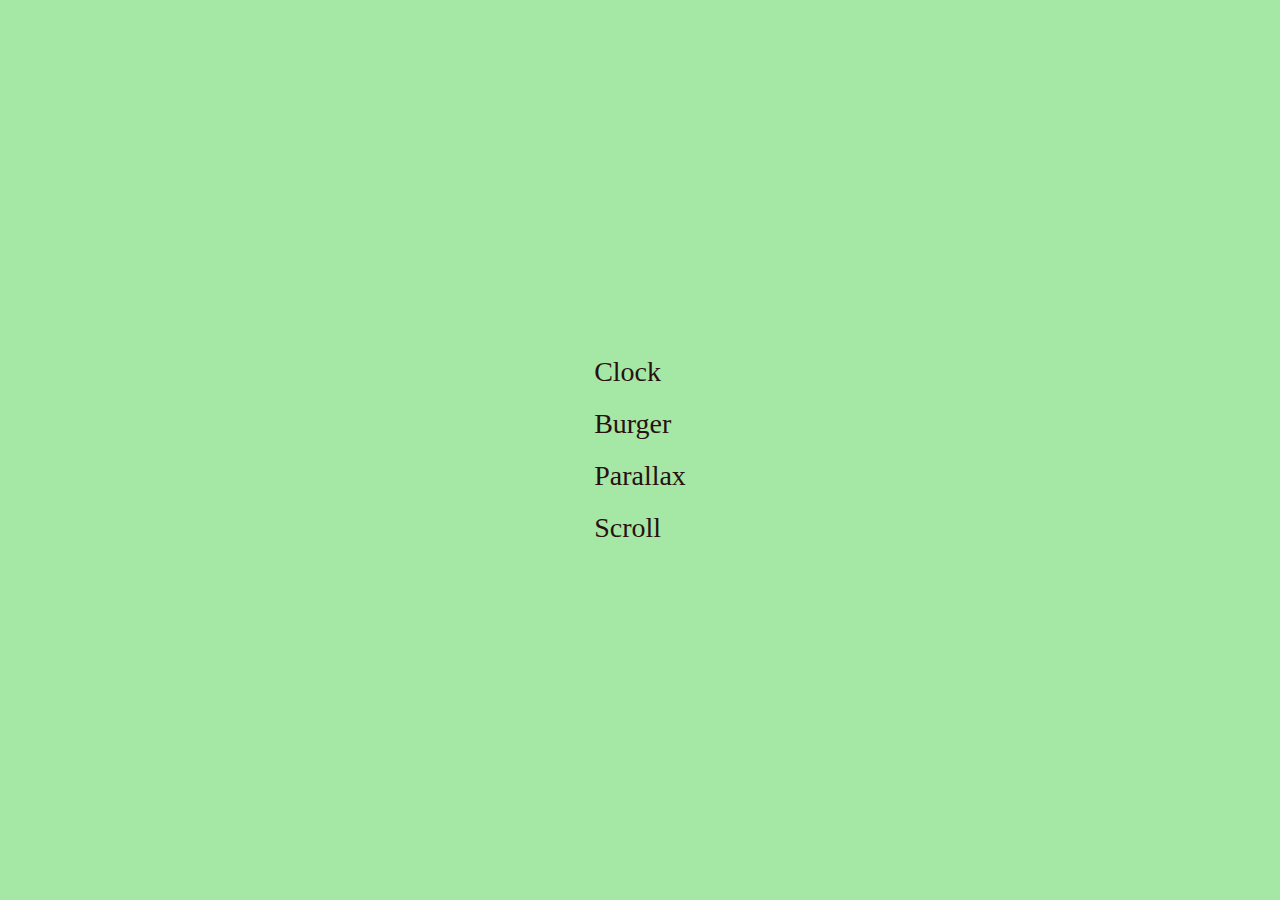
<file: index.html>
<!DOCTYPE html>
<html lang="en">

<head>
    <meta charset="UTF-8">
    <meta http-equiv="X-UA-Compatible" content="IE=edge">
    <meta name="viewport" content="width=device-width, initial-scale=1.0">
    <title>My Homework</title>
    <link rel="stylesheet" href="style.css">
</head>

<body>
    <div class="content">
        <a href="clock/index.html" class="link">Clock</a>
        <a href="#" class="link">Burger</a>
        <a href="#" class="link">Parallax</a>
        <a href="oop/index.html" class="link">Scroll</a>
    </div>
</body>

</html>
</file>
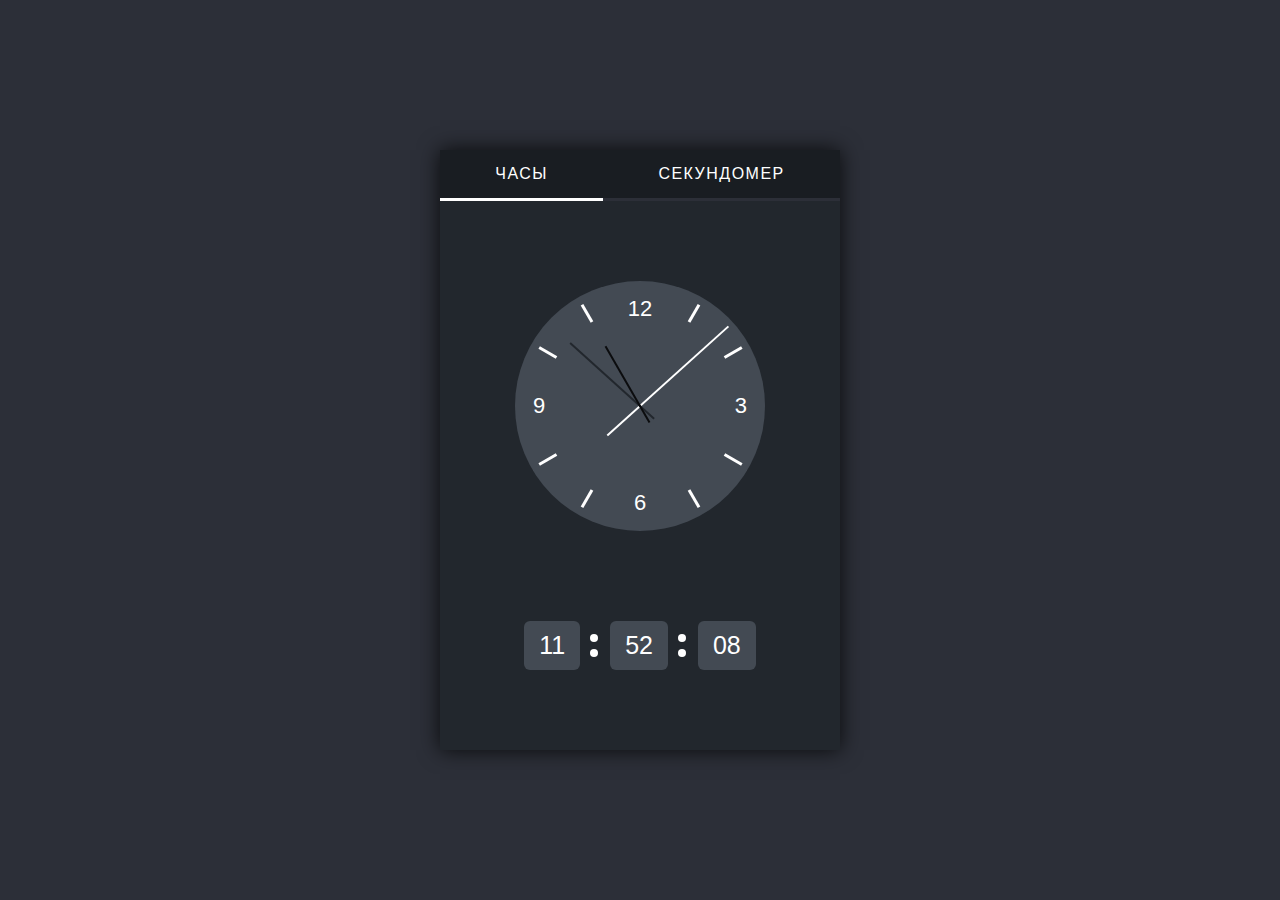
<file: clock/index.html>
<!DOCTYPE html>
<html lang="en">

<head>
    <meta charset="UTF-8">
    <meta name="viewport" content="width=device-width, initial-scale=1.0">
    <meta http-equiv="X-UA-Compatible" content="ie=edge">
    <title>Document</title>
    <link rel="stylesheet" href="style/style.css">
</head>

<body>
    <div class="tabsPanel">
        <!-- Tablar -->
        <ul class="tabsLinks">
            <li class="tabsItem active"><a href="#" class="tabsLink">Часы</a></li>
            <li class="tabsItem">
                <a href="#" class="tabsLink">Секундомер
                    <!-- Sekundomer ishlayotganini bildirib turadi
                    O`ziga ishlashini bildirayotgan active classini oladi
                    active - sekundomer ishlayapti
                    active_clear - Sekundomer toxtatilgan ammo malumot ochirilmagan
                    -->
                    <span class="tabsLink__span "></span>
                </a>
            </li>
        </ul>
        <!-- Tablar -->
        <div class="tabsContent">
            <!-- Ko`rsatkichli soat -->
            <div class="clock tabsContentItem active">
                <div class="arrowClock">
                    <!-- Soat -->
                    <div class="arrowClockNumber">
                        <div class="arrowClockNumber__num arrowClockNumber__num_12">12</div>
                        <div class="arrowClockNumber__arr arrowClockNumber__arr_1"></div>
                        <div class="arrowClockNumber__arr arrowClockNumber__arr_2"></div>
                        <div class="arrowClockNumber__num arrowClockNumber__num_3">3</div>
                        <div class="arrowClockNumber__arr arrowClockNumber__arr_4"></div>
                        <div class="arrowClockNumber__arr arrowClockNumber__arr_5"></div>
                        <div class="arrowClockNumber__num arrowClockNumber__num_6">6</div>
                        <div class="arrowClockNumber__arr arrowClockNumber__arr_7"></div>
                        <div class="arrowClockNumber__arr arrowClockNumber__arr_8"></div>
                        <div class="arrowClockNumber__num arrowClockNumber__num_9">9</div>
                        <div class="arrowClockNumber__arr arrowClockNumber__arr_10"></div>
                        <div class="arrowClockNumber__arr arrowClockNumber__arr_11"></div>
                    </div>

                    <!-- Ko`rsatkichlar  -->

                    <div class="s"></div> <!-- soniya -->
                    <div class="m"></div> <!-- daqiqa -->
                    <div class="h"></div> <!-- soat -->
                </div>
                <div class="numberClock">
                    <!-- Vaqtni son ko`rinishida chiqarish -->
                    <div class="hours">00</div>
                    <div class="dotted"></div>
                    <div class="minutes">00</div>
                    <div class="dotted"></div>
                    <div class="seconds">00</div>

                </div>
            </div>
            <!-- Uyga sekundomer -->
            <!-- 

            Vazifa: Rekursiya yordamida Date()siz ishlaydigan sekundomer yasash    

             -->
            <div class="stopwatch tabsContentItem ">
                <div class="stopwatch__clock">

                    <div class="stopwatch__clock-description">
                        <!-- Soat -->
                        <div class="stopwatch__hours">0</div>
                        Час.
                    </div>
                    <div class="stopwatch__clock-description">
                        <!-- Daqiqa -->
                        <div class="stopwatch__minutes">0</div>
                        Мин.
                    </div>
                    <div class="stopwatch__clock-description">
                        <!-- Soniya -->
                        <div class="stopwatch__seconds">0</div>
                        Сек.
                    </div>
                </div>
                <!-- Sekundomerni ishlatadigan tugma -->
                <button class="stopwatch__btn">start</button>
            </div>
        </div>
    </div>

    <script src="js/script.js"></script>
</body>

</html>
</file>
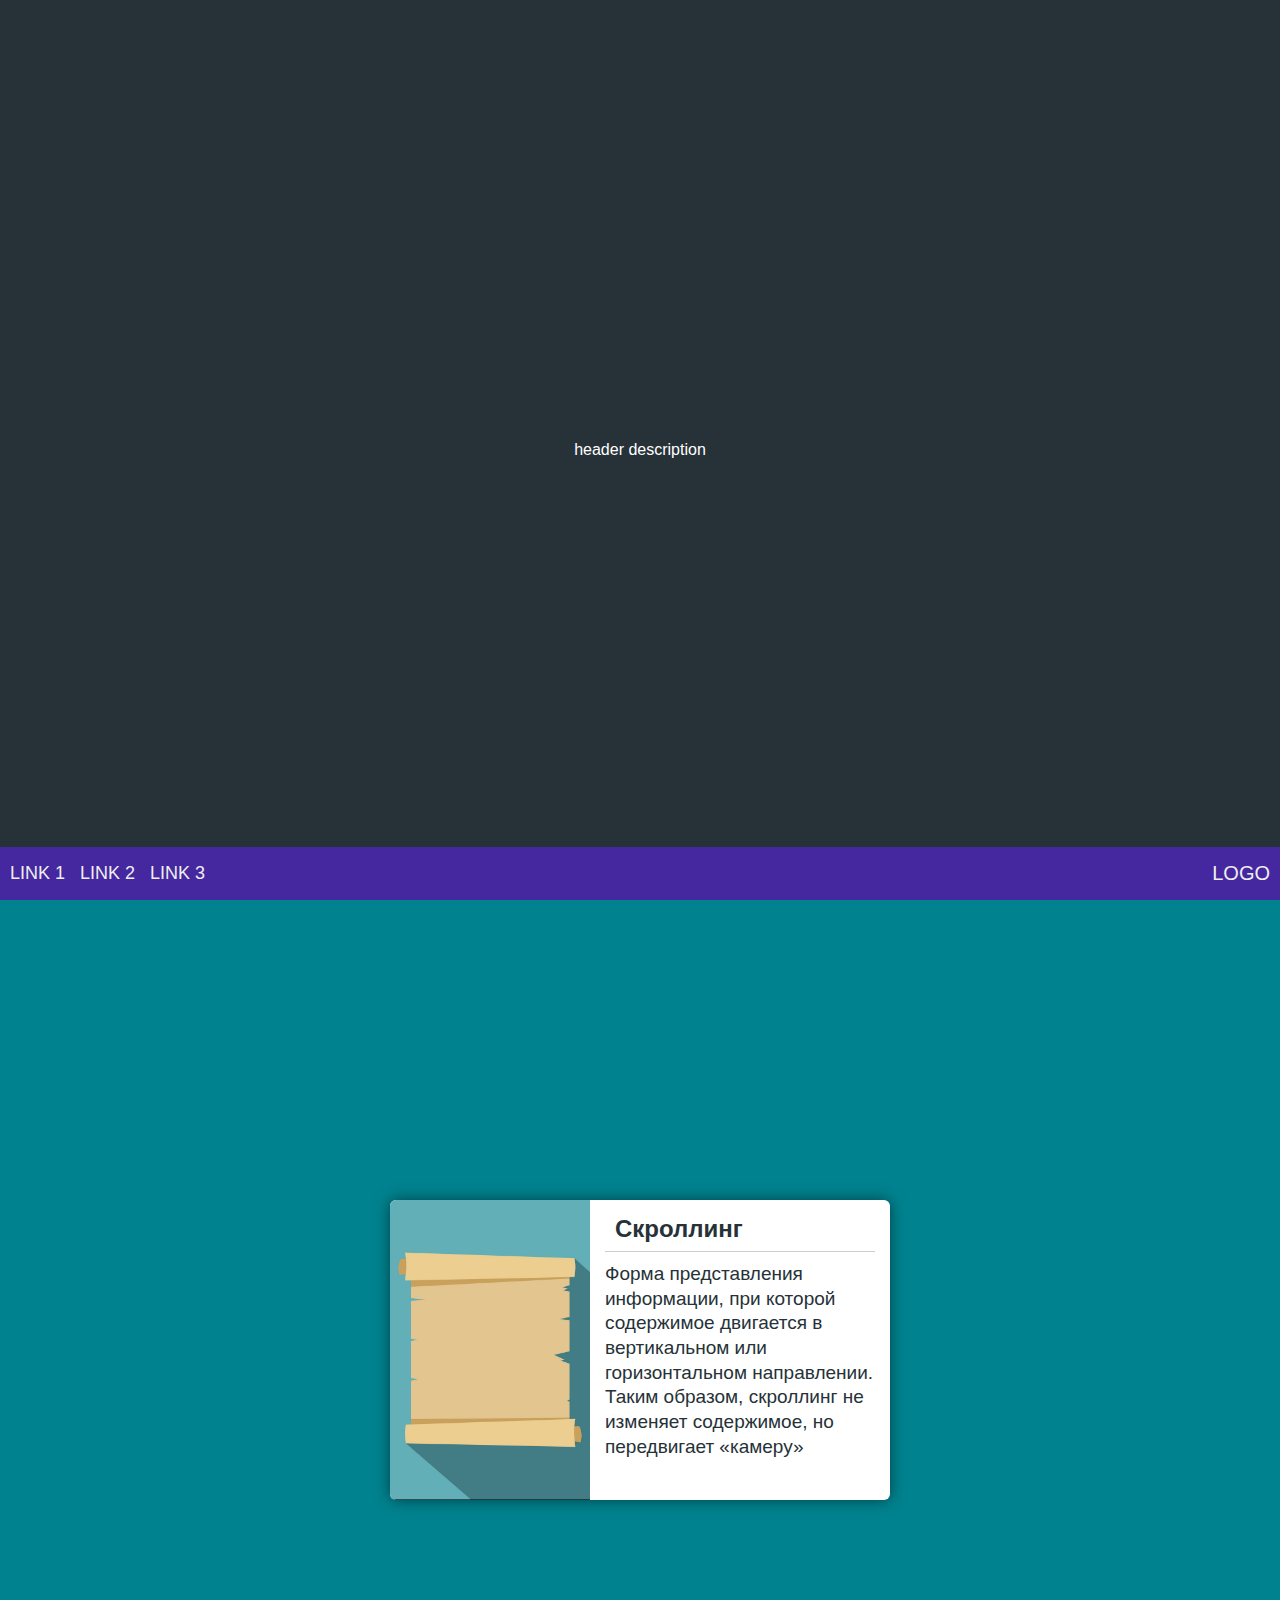
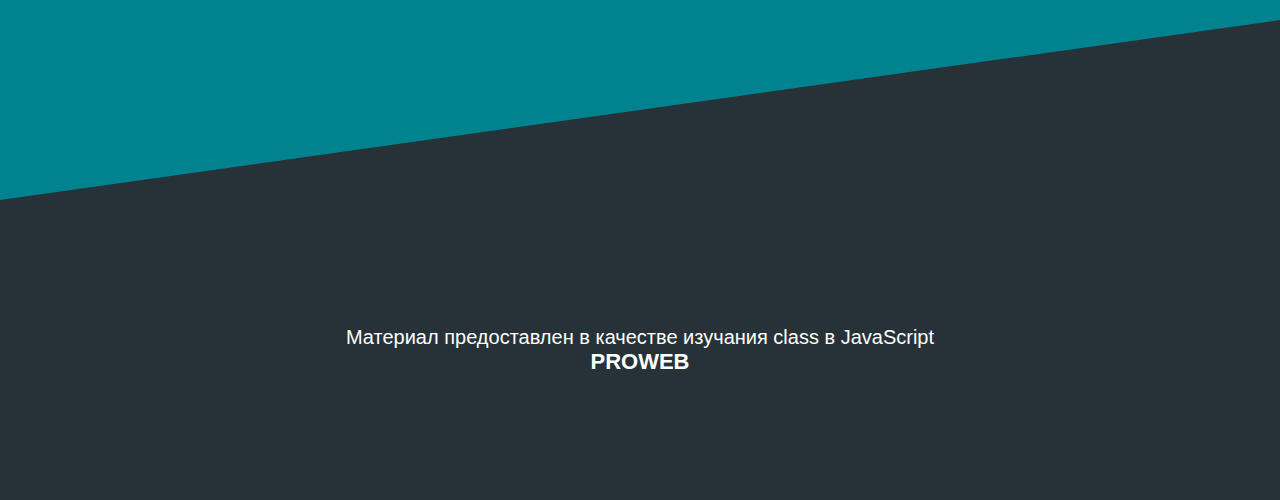
<file: oop/index.html>
<!DOCTYPE html>
<html lang="en">

<head>
    <meta charset="UTF-8">
    <meta name="viewport" content="width=device-width, initial-scale=1.0">
    <meta http-equiv="X-UA-Compatible" content="ie=edge">
    <title>Document</title>
    <link rel="stylesheet" href="css.css">
</head>
<!-- 
    ДЗ
    При наведение (событие mouseover) на блок .header__content начинает рандомно двигаться при помощи marginTop и marginLeft
    И блок не должен выходить за пределы видимой облости экрана
 -->

<body>
    <header class="header">
        <div class="header__content">
            <h1>HEADER TITLE</h1>
            <p>header description</p>
        </div>
        <nav class="header__nav">
            <ul class="header__menu">
                <li class="header__menu-item"><a href="#" class="header__menu-link">link 1</a></li>
                <li class="header__menu-item"><a href="#" class="header__menu-link">link 2</a></li>
                <li class="header__menu-item"><a href="#" class="header__menu-link">link 3</a></li>
            </ul>
            <a href="#" class="header__logo">logo</a>
        </nav>
    </header>
    <main class="main">
        <section class="info">
            <img src="img/img.jpg" alt="" class="info__img">
            <div class="info__scroll">
                <h2 class="info__scroll-title">Скроллинг</h2>
                <p class="info__scroll-desc">                 
                    Форма представления информации, при которой содержимое двигается в вертикальном или горизонтальном
                    направлении. Таким образом, скроллинг не изменяет содержимое, но передвигает «камеру»
                </p>
            </div>
        </section>
    </main>
    <footer class="footer">
        <p class="footer__info">
            Материал предоставлен в качестве изучания class в JavaScript
            <span class="footer__info-company">PROWEB</span>
        </p>
    </footer>
    <script src="./js/script.js"></script>
    <script src="./js/typing.js"></script>
    <script src="./js/hover.js"></script>
    <script src="./js/scroll.js"></script>
</body>

</html>

<!--  -->
</file>
<file: style.css>
*{
    margin: 0;
    padding: 0;
    box-sizing: border-box;
    text-decoration: none;
}
body{
    display:grid;
    place-items: center;
    height: 100vh;
    background-color: rgba(124, 222, 126, 0.685);
  
}
.content{
    display: flex;
    flex-direction: column;
    gap:20px;
}
.link{
    color:rgb(41, 16, 16);
    font-size: 28px;
}
</file>
<file: clock/style/style.css>
*{
    margin: 0;
    padding: 0;
    box-sizing: border-box;
    list-style: none;
    text-decoration: none;
}
body {
    background: #2c2f38;
    display: flex;
    justify-content: center;
    align-items: center;
    min-height: 100vh;
    font-family: Arial, Helvetica, sans-serif;
}
.tabsPanel {
    width: 400px;
    height: 600px;
    box-shadow: 0 0 20px 0 rgba(0,0,0,0.8);
    display: flex;
    flex-direction: column;
    margin: 20px 0;
    background: #22272d;
}
.tabsLinks {
    display: flex;
    background: #191d22;
}
.tabsItem {
    flex-grow: 1;
    display: flex;
}
.tabsLink {
    padding: 15px;
    flex-grow: 1;
    display: flex;
    justify-content: center;
    color: #fff;
    text-transform: uppercase;
    letter-spacing: 1.5px;
    border-bottom: 3px solid #2c2f38;
    position: relative;
}
.tabsItem.active .tabsLink {
    border-bottom-color: #fff;
}
.tabsContent {
    flex-grow: 1;
    position: relative;
}
.clock, .stopwatch {
    width: 100%;
    height: 100%;
    display: flex;
    justify-content: center;
    align-items: center;
    flex-direction: column;
    padding: 20px 0;
}
.tabsContentItem {
    z-index: 0;
    opacity: 0;
    transition: 0.5s;
    position: absolute;
    top: 0;
}
.tabsContentItem.active {
    z-index: 1;
    opacity: 1;
}
.tabsLink__span {
    display: none;
    width: 10px;
    height: 10px;
    border-radius: 50%;
    background: #fff;
    right: 10px;
    position: absolute;
    transition: 0.5s;
}
.tabsLink__span.active {
    display: block;
}
.tabsLink__span.active_clear {
    display: block;
    background: red;
}
.arrowClock {
    --position: 15px;
    width: 250px;
    height: 250px;
    background: #434a53;
    border-radius: 50%;
    margin-bottom: 90px;
    position: relative;
    display: flex;
    justify-content: center;
    align-items: center;
}
.h {
    width: 2px;
    height: 100%;
    position: absolute;
}
.h::before {
    content: '';
    position: absolute;
    width: 100%;
    height: 35%;
    background: #0b0c0e;
    top: calc(55% - 35% + 6px);
}
.m {
    width: 2px;
    height: 100%;
    position: absolute;
}
.m::before {
    content: '';
    position: absolute;
    width: 100%;
    height: 45%;
    background: #22272d;
    top: calc(10% + 6px);
}
.s {
    width: 2px;
    height: 100%;
    position: absolute;
}
.s::before {
    content: '';
    position: absolute;
    width: 100%;
    height: 65%;
    background: #fff;
    top: 6px;
}
.arrowClockNumber {
    width: 100%;
    height: 100%;
    display: flex;
    justify-content: center;
    align-items: center;
    position: absolute;
}
.arrowClockNumber__num {
    color: #fff;
    font-size: 22px;
    position: absolute;
}
.arrowClockNumber__num_12 {
    top: var(--position);
}
.arrowClockNumber__arr {
    position: absolute;
    width: 3px;
    height: 100%;
}
.arrowClockNumber__arr::before {
    content: '';
    display: block;
    height: 20px;
    background: #fff;
    width: 100%;
    margin-top: 8px;
}
.arrowClockNumber__arr_1 {
    transform: rotate(30deg);
}
.arrowClockNumber__arr_2 {
    transform: rotate(60deg);
}
.arrowClockNumber__arr_4 {
    transform: rotate(120deg);
}
.arrowClockNumber__arr_5 {
    transform: rotate(150deg);
}
.arrowClockNumber__arr_7 {
    transform: rotate(210deg);
}
.arrowClockNumber__arr_8 {
    transform: rotate(240deg);
}
.arrowClockNumber__arr_10 {
    transform: rotate(300deg);
}
.arrowClockNumber__arr_11 {
    transform: rotate(330deg);
}
.arrowClockNumber__num_3 {
    right: calc(var(--position) + 3px);
}
.arrowClockNumber__num_6 {
    bottom: var(--position);
}
.arrowClockNumber__num_9 {
    left: calc(var(--position) + 3px);
}

.numberClock {
    display: flex;
    justify-content: center;
    align-items: center;
    position: relative;
}
.dotted::before, .dotted::after {
    content: '';
    width: 8px;
    height: 8px;
    border-radius: 50%;
    background: #fff;
    display: block;
    position: absolute;
    animation: opacity 1s infinite;
}
.dotted::before {
    top: 13px
}
.dotted::after {
    bottom: 13px;
}

.hours,.seconds, .minutes, .stopwatch__hours, .stopwatch__minutes, .stopwatch__seconds {
    padding: 10px 15px;
    background: #434a53;
    color: #fff;
    font-size: 25px;
    margin: 0 10px;
    border-radius: 6px;
}
.seconds,.minutes{
    margin-left: 20px;
}
.stopwatch__hours, .stopwatch__minutes, .stopwatch__seconds {
    width: 58px;
    text-align: center;
    margin: 0 0 10px;
}
.stopwatch__clock-description {
    padding: 5px 5px 10px;  
    text-align: center;
    color: #fff;
    background: #191d22;
    border-radius: 6px;
    text-transform: uppercase;
    margin: 0 5px;
}
.stopwatch__clock {
    display: flex;
    margin-bottom: 50px;
}
.stopwatch__btn {
    padding: 10px 15px;
    background: #fff;
    border-radius: 30px;
    border: none;
    font-size: 18px;
    text-transform: uppercase;
    color: #191d22;
    cursor: pointer;
    outline: none;
}

/* Keyframeni darsda yozamiz*/

@keyframes opacity {
    0% {
        opacity: 1;
    }
    50% {
        opacity: 0;
    }
    100% {
        opacity: 1;
    }
}
</file>
<file: oop/css.css>
*{
    margin: 0;
    padding: 0;
    box-sizing: border-box;
    font-family: Arial, Helvetica, sans-serif;
}
body {
    background: #263238;

}
ul {
    list-style: none;
}
a {
    text-decoration: none;
}
.header{
    width: 100%;
    height: 100vh;
    background: #263238;
    display: flex;
    flex-direction: column;
    color: #fff;
}
.header__content {
    margin: auto;
    text-align: center;
}
.header__nav {
    display: flex;
    justify-content: space-between;
    align-items: center;
    background: #4527A0;
    padding: 15px 10px;
    width: 100%;
    z-index: 1;
}
.header__menu {
    display: flex;
}
.header__menu-link, .header__logo {
    color: #EEEEEE;
    text-transform: uppercase;
    font-size: 18px;
    margin-right: 15px;
}
.header__logo {
    margin-right: 0;
    font-size: 20px;
}
.main {
    background: #00838F;
    height: 100vh;
    clip-path: polygon(0 0, 100% 0, 100% 80%, 0% 100%);
    display: flex;
    justify-content: center;
    align-items: center;
}
.info {
    margin: 0 15px;
    max-width: 500px;
    width: 100%;
    background: #fff;
    height: 300px;
    border-radius: 6px;
    box-shadow: 0 0 15px 0 rgba(0, 0, 0, 0.5);
    overflow: hidden;
    display: flex;
    flex-wrap: wrap;
}
.info__img {
    width: 40%;
    height: 100%;
    object-fit: cover;
}
.info__scroll {
    width: 60%;
    padding: 15px;
    color: #263238;
}
.info__scroll-title {
    padding: 0 10px 8px;
    border-bottom: 1px solid rgba(38, 50, 56, 0.24);
    margin-bottom: 10px;
}
.info__scroll-desc {
    line-height: 1.3;
    font-size: 19px;
}
.footer {
    width: 100%;
    height: 300px;
    display: flex;
    justify-content: center;
    align-items: center;
}
.footer__info {
    color: #fff;
    font-size: 20px;
    display: flex;
    flex-direction: column;
}
.footer__info-company {
    font-size: 22px;
    text-align: center;
    font-weight: 700;
}
</file>
